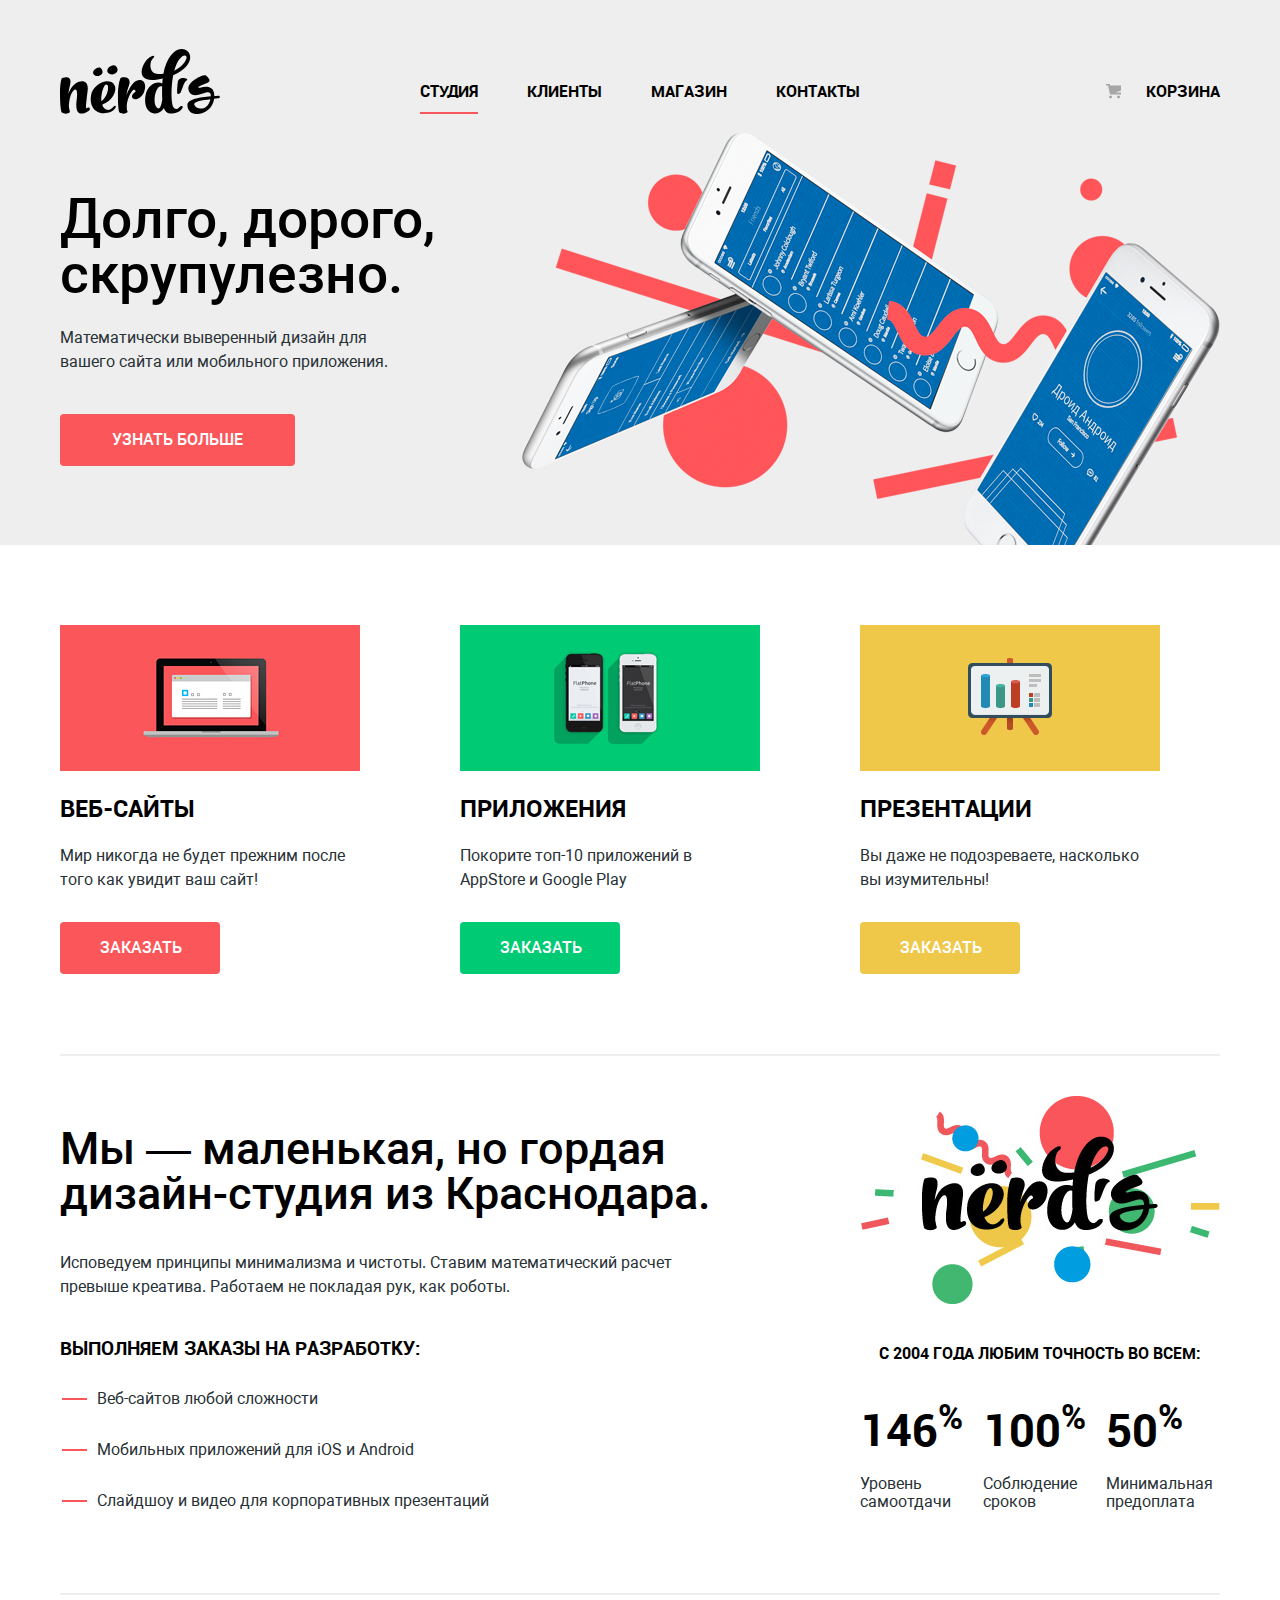
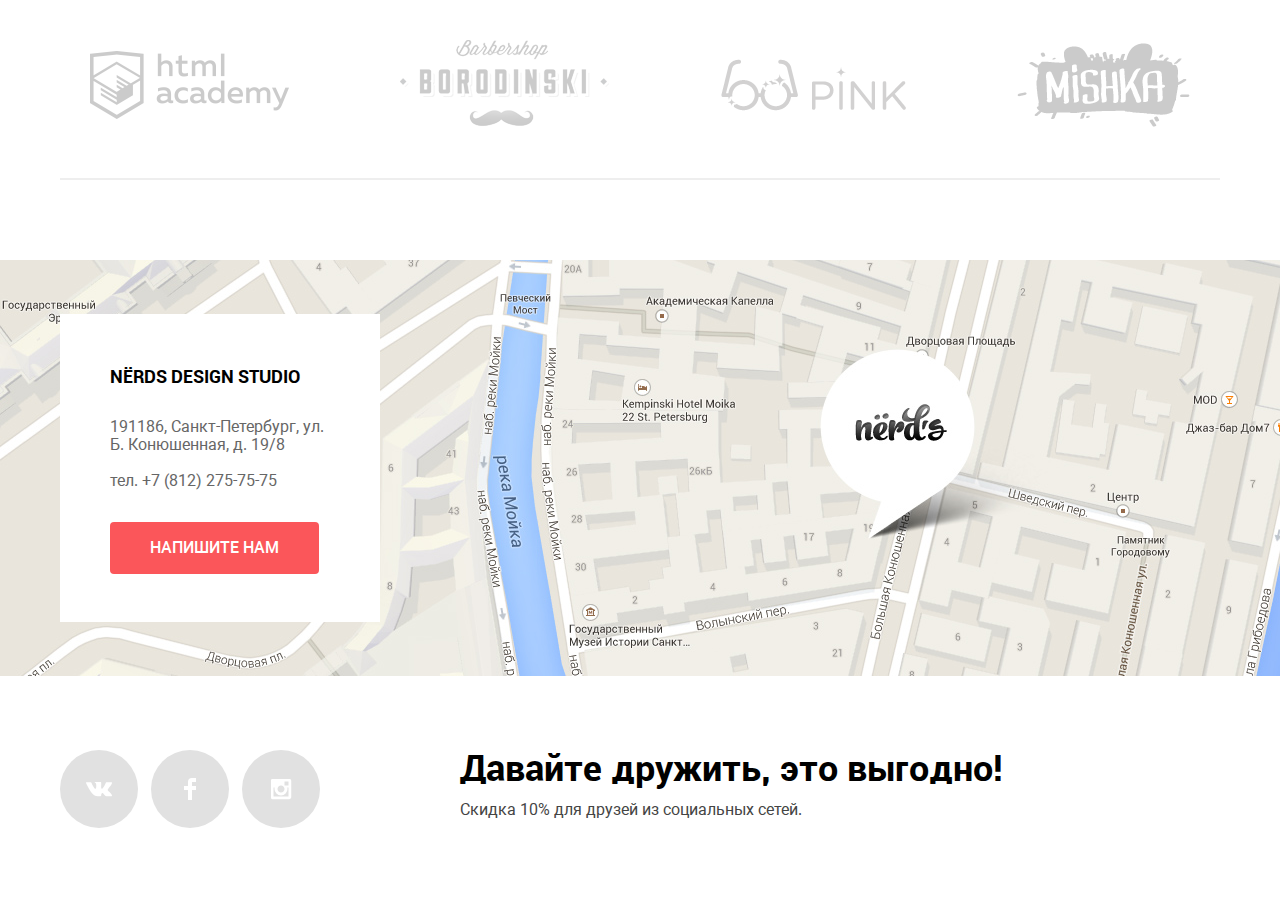
<file: index.html>
<!DOCTYPE html>
<html lang="ru">
<head>
	<meta charset="UTF-8">
	<meta http-equiv="X-UA-Compatible" content="IE=edge">
	<meta name="viewport" content="width=device-width, initial-scale=1.0">
	<title>Nerds</title>
	<link type="image/x-icon" rel="shortcut icon" href="images/icons/favicon.ico">
	<link rel="stylesheet" href="css/normalize.css">
	<link rel="stylesheet" href="css/style.css">
</head>
<body>
	
	<header class="header">
		<div class="container">
			<nav class="header__nav">
				<a class="logo">
					<img class="logo__img" src="images/logo.svg" width="160" height="65" alt="логотип">
				</a>
				<ul class="site-nav">
					<li class="site-nav__item site-nav__item-current">
						<a class="site-nav__link">
							Студия
						</a>
					</li>
					<li class="site-nav__item">
						<a class="site-nav__link" href="#">
							Клиенты
						</a>
					</li>
					<li class="site-nav__item">
						<a class="site-nav__link" href="catalog.html">
							Магазин
						</a>
					</li>
					<li class="site-nav__item">
						<a class="site-nav__link" href="#">
							Контакты
						</a>
					</li>
				</ul>
				<ul class="user-nav">
					<li class="user-nav__item user-nav__basket">
						<a class="user-nav__link" href="#">
							Корзина
						</a>
					</li>
				</ul>
			</nav>
		</div>
	</header>

	<main>
		<h1 class="visually-hidden">Дизайн-студия</h1>
		<section class="slider">
			<h2 class="visually-hidden">Рекламные слайды</h2>
			<div class="container">
				<ul class="slider__list">
					<li class="slider__item">
						<div class="slider__item-info">
							<b class="slider__item-slogan">
								Долго, дорого, 
								<br>скрупулезно.
							</b>
							<p class="slider__item-text">
								Математически выверенный дизайн 
								для вашего сайта или мобильного приложения.
							</p>
							<a class="slider__item-btn btn" href="#">Узнать больше</a>
						</div>
						<img class="slider__item-img" src="images/slider-img-1.png" width="698" height="413" alt="смартфоны">
					</li>
					<!-- <li class="slider__item">
						<div class="slider__item-info">
							<b class="slider__item-slogan">
								Любим математику
								как никто другой
							</b>
							<p class="slider__item-text">
								Никакого креатива, только математические формулы 
								для расчета идеальных пропорций.
							</p>
							<a class="slider__item-btn btn" href="#">Узнать больше</a>
						</div>
						<img class="slider__item-img" src="images/slider-img-2.png" width="663" height="430" alt="смартфоны">
					</li>
					<li class="slider__item">
						<div class="slider__item-info">
							<b class="slider__item-slogan">
								Только ночь,
								только хардкор
							</b>
							<p class="slider__item-text">
								Работать днем, как все? Мы против этого.
								Ближе к полуночи работа только начинается.
							</p>
							<a class="slider__item-btn btn" href="#">Узнать больше</a>
						</div>
						<img class="slider__item-img" src="images/slider-img-3.png" width="759" height="411" alt="смартфоны">
					</li> -->
				</ul>
			</div>
		</section>

		<section class="services">
			<h2 class="visually-hidden">Услуги</h2>
			<div class="container">
				<div class="services__inner">
					<ul class="services__list">
						<li class="services__item">
							<h3 class="services__item-title">
								Веб-сайты
							</h3>
							<p class="services__item-text">
								Мир никогда не будет прежним 
								после того как увидит ваш сайт!
							</p>
							<a class="services__item-img-box" href="#">
								<img class="services__item-img" src="images/services-img-1.png" width="300" height="146" alt="веб-сайт">
							</a>
							<a class="services__item-btn services__item-btn--sites btn" href="#">Заказать</a>
						</li>
						<li class="services__item">
							<h3 class="services__item-title">
								Приложения
							</h3>
							<p class="services__item-text">
								Покорите топ-10 приложений в 
								AppStore и Google Play
							</p>
							<a class="services__item-img-box" href="#">
								<img class="services__item-img" src="images/services-img-2.png" width="300" height="146" alt="приложения">
							</a>
							<a class="services__item-btn services__item-btn--apps btn" href="#">Заказать</a>
						</li>
						<li class="services__item">
							<h3 class="services__item-title">
								Презентации
							</h3>
							<p class="services__item-text">
								Вы даже не подозреваете, 
								насколько вы изумительны!
							</p>
							<a class="services__item-img-box" href="#">
								<img class="services__item-img" src="images/services-img-3.png" width="300" height="146" alt="презентация">
							</a>
							<a class="services__item-btn services__item-btn--presentation btn" href="#">Заказать</a>
						</li>
					</ul>
				</div>
			</div>
		</section>

		<div class="container">
			<div class="about-advantages-container">
				<section class="about">
					<h2 class="visually-hidden">О нас</h2>
					<b class="about__slogan">
						Мы — маленькая, но гордая
						дизайн-студия из Краснодара. 
					</b>
					<p class="about__text">
						Исповедуем принципы минимализма и чистоты. Ставим математический расчет
						превыше креатива. Работаем не покладая рук, как роботы.
					</p>
					<h3 class="about__title">Выполняем заказы на разработку:</h3>
					<ul class="about__list">
						<li class="about__item">
							Веб-сайтов любой сложности
						</li>
						<li class="about__item">
							Мобильных приложений для iOS и Android
						</li>
						<li class="about__item">
							Слайдшоу и видео для корпоративных презентаций
						</li>
					</ul>
				</section>
				<section class="advantages">
					<h2 class="visually-hidden">Преимущества</h2>
					<img class="advantages__logo-img" src="images/logo-2.png" width="360" height="208" alt="логотип преимуществ">
					<h3 class="advantages__title">с 2004 года Любим точность во всем:</h3>
					<ul class="advantages__list">
						<li class="advantages__item">
							<b class="advantages__item-percent">
								146<sup>%</sup>
							</b>
							<p class="advantages__item-descr">
								Уровень
								самоотдачи
							</p>
						</li>
						<li class="advantages__item">
							<b class="advantages__item-percent">
								100<sup>%</sup>
							</b>
							<p class="advantages__item-descr">
								Соблюдение 
								сроков
							</p>
						</li>
						<li class="advantages__item">
							<b class="advantages__item-percent">
								50<sup>%</sup>
							</b>
							<p class="advantages__item-descr">
								Минимальная
								предоплата
							</p>
						</li>
					</ul>
				</section>
			</div>
		</div>

		<div class="container">
			<section class="partners">
				<h2 class="visually-hidden">Наши партнеры</h2>
				<ul class="partners__list">
					<li class="partners__item">
						<img class="partners__img" src="images/partners-logo-1.png" width="199" height="68" alt="логотип партнёра 'html academy'">
					</li>
					<li class="partners__item">
						<img class="partners__img" src="images/partners-logo-2.png" width="209" height="90" alt="логотип партнёра 'borodinski'">
					</li>
					<li class="partners__item">
						<img class="partners__img" src="images/partners-logo-3.png" width="185" height="52" alt="логотип партнёра 'pink'">
					</li>
					<li class="partners__item">
						<img class="partners__img" src="images/partners-logo-4.png" width="173" height="84" alt="логотип партнёра 'mishka'">
					</li>
				</ul>
			</section>
		</div>
	</main>

	<footer class="footer">
		<div class="footer__map">
			<img class="map" src="images/mapWithMarker.jpg" width="1440" height="416" alt="Карта: Санкт-Петербург, улица Б. Конюшенная, дом 19/8">
			<div class="footer__info-box">
				<div class="footer__info">
					<h3 class="footer__info-title">
						NЁRDS DESIGN STUDIO
					</h3>
					<p class="footer__info-address">
						191186, Санкт-Петербург, 
						ул. Б. Конюшенная, д. 19/8
					</p>
					<p class="footer__info-tel">
						тел. <a href="tel:78122757575">+7 (812) 275-75-75</a>
					</p>
					<a class="footer__info-btn btn" href="#">Напишите нам</a>
				</div>
			</div>
		</div>
		<div class="container">
			<div class="footer__copy">
				<ul class="footer__social-networks">
					<li class="footer__social-networks-item">
						<a class="footer__social-networks-link vk" href="#">
							<span class="visually-hidden">Вконтакте</span>
						</a>
					</li>
					<li class="footer__social-networks-item">
						<a class="footer__social-networks-link fb" href="#">
							<span class="visually-hidden">Фейсбук</span>
						</a>
					</li>
					<li class="footer__social-networks-item">
						<a class="footer__social-networks-link inst" href="#">
							<span class="visually-hidden">Инстаграм</span>
						</a>
					</li>					
				</ul>
				<p class="footer__text">
					<b class="footer__slogan">
						Давайте дружить, это выгодно!
					</b>
					<span class="footer__descr">
						Скидка 10% для друзей из социальных сетей.
					</span>
				</p>
			</div>
		</div>
	</footer>

	<section class="modal">
		<div class="modal__inner">
			<h2 class="modal__title">
				Напишите нам
			</h2>
			<form class="modal__form" action="#">
				<p class="modal__form-item">
					<label class="modal__label" for="name">Ваше имя:</label>
					<input class="modal__input" id="name" type="text" name="name_surname" placeholder="Имя Фамилия">
				</p>
				<p class="modal__form-item">
					<label class="modal__label" for="e-mail">Ваш e-mail:</label>
					<input class="modal__input" id="e-mail" type="email" name="e-mail" placeholder="email@example.com">
				</p>
				<p class="modal__form-item-textarea">
					<label class="modal__label" for="textarea">Текст письма:</label>
					<textarea class="modal__textarea" id="textarea" name="text" cols="30" rows="5" placeholder="В свободной форме"></textarea>
				</p>
				<button class="modal__form-submit-btn btn" type="submit">Отправить</button>
			</form>
			<button class="modal__close-btn" type="button">
				<span class="visually-hidden">Закрыть</span>
			</button>
		</div>
	</section>

	<div class="modal-overlay"></div>

	<script src="js/main.js"></script>
</body>
</html>
</file>
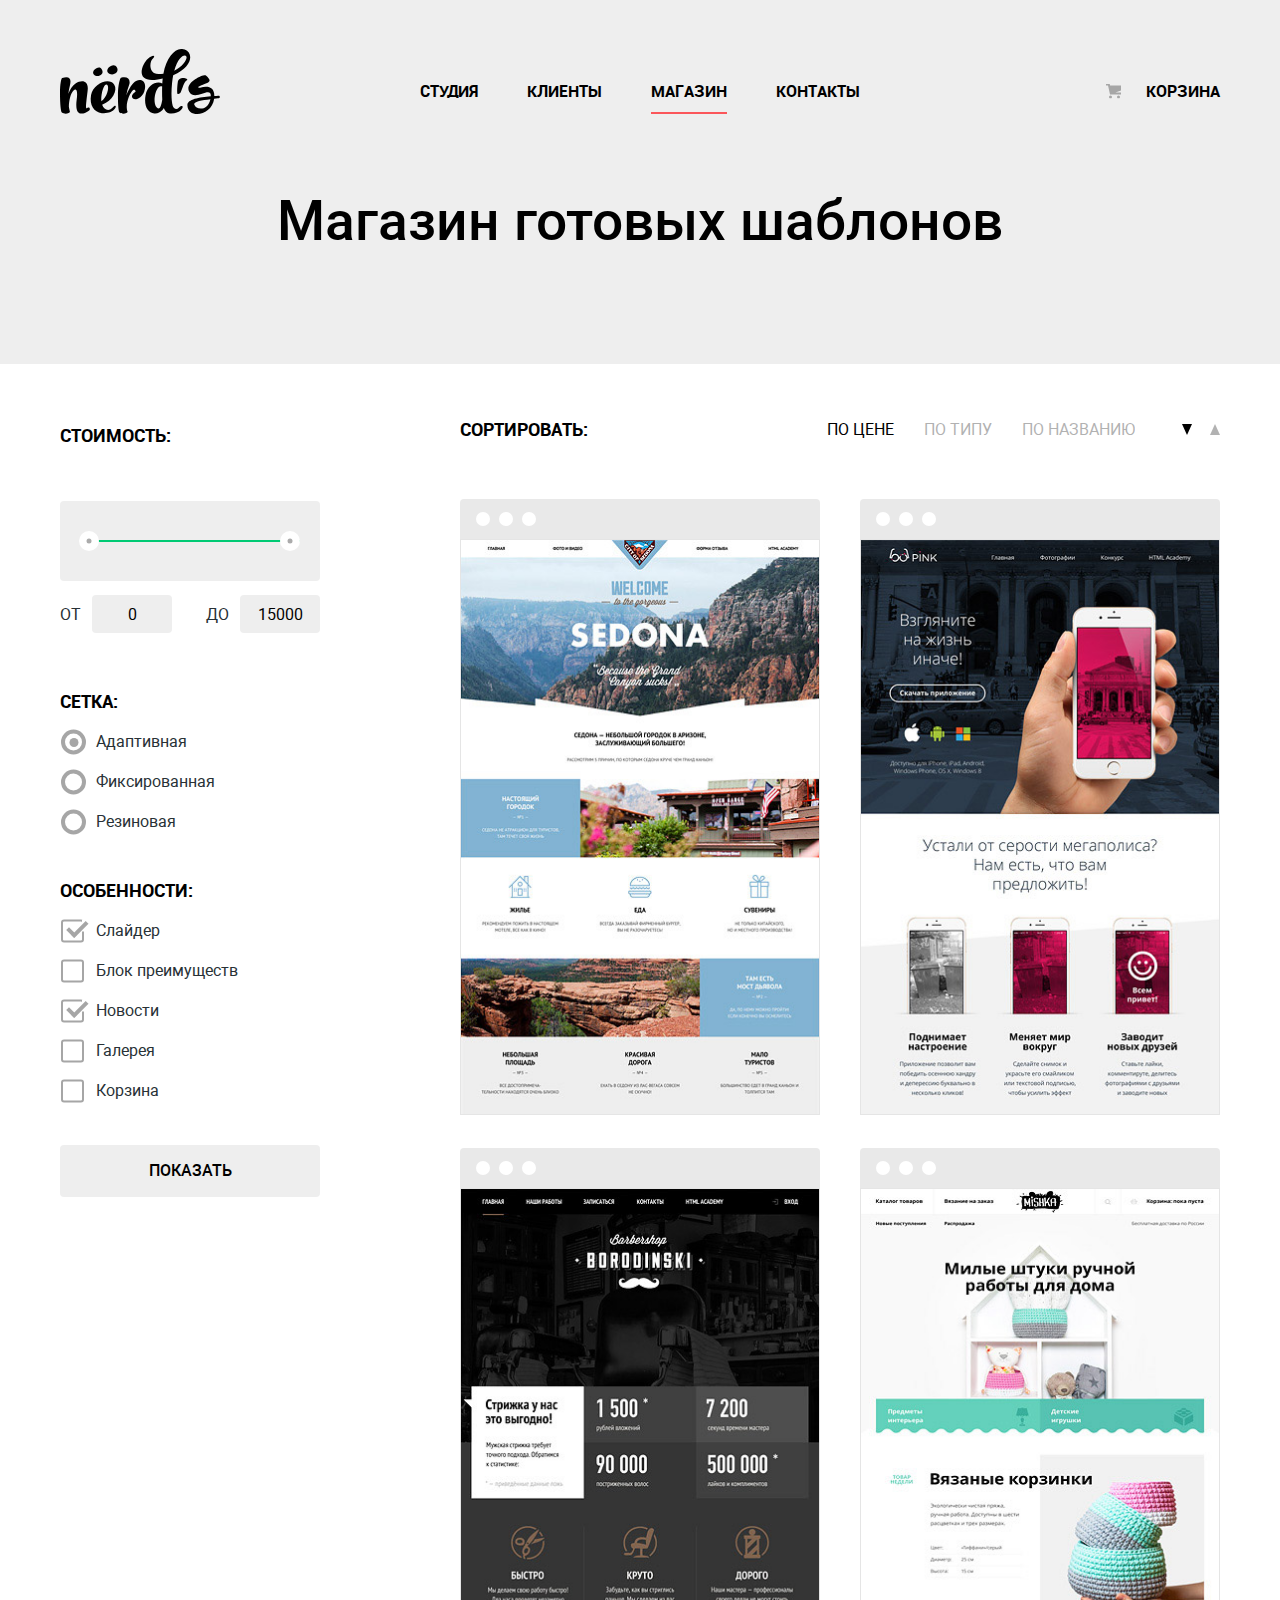
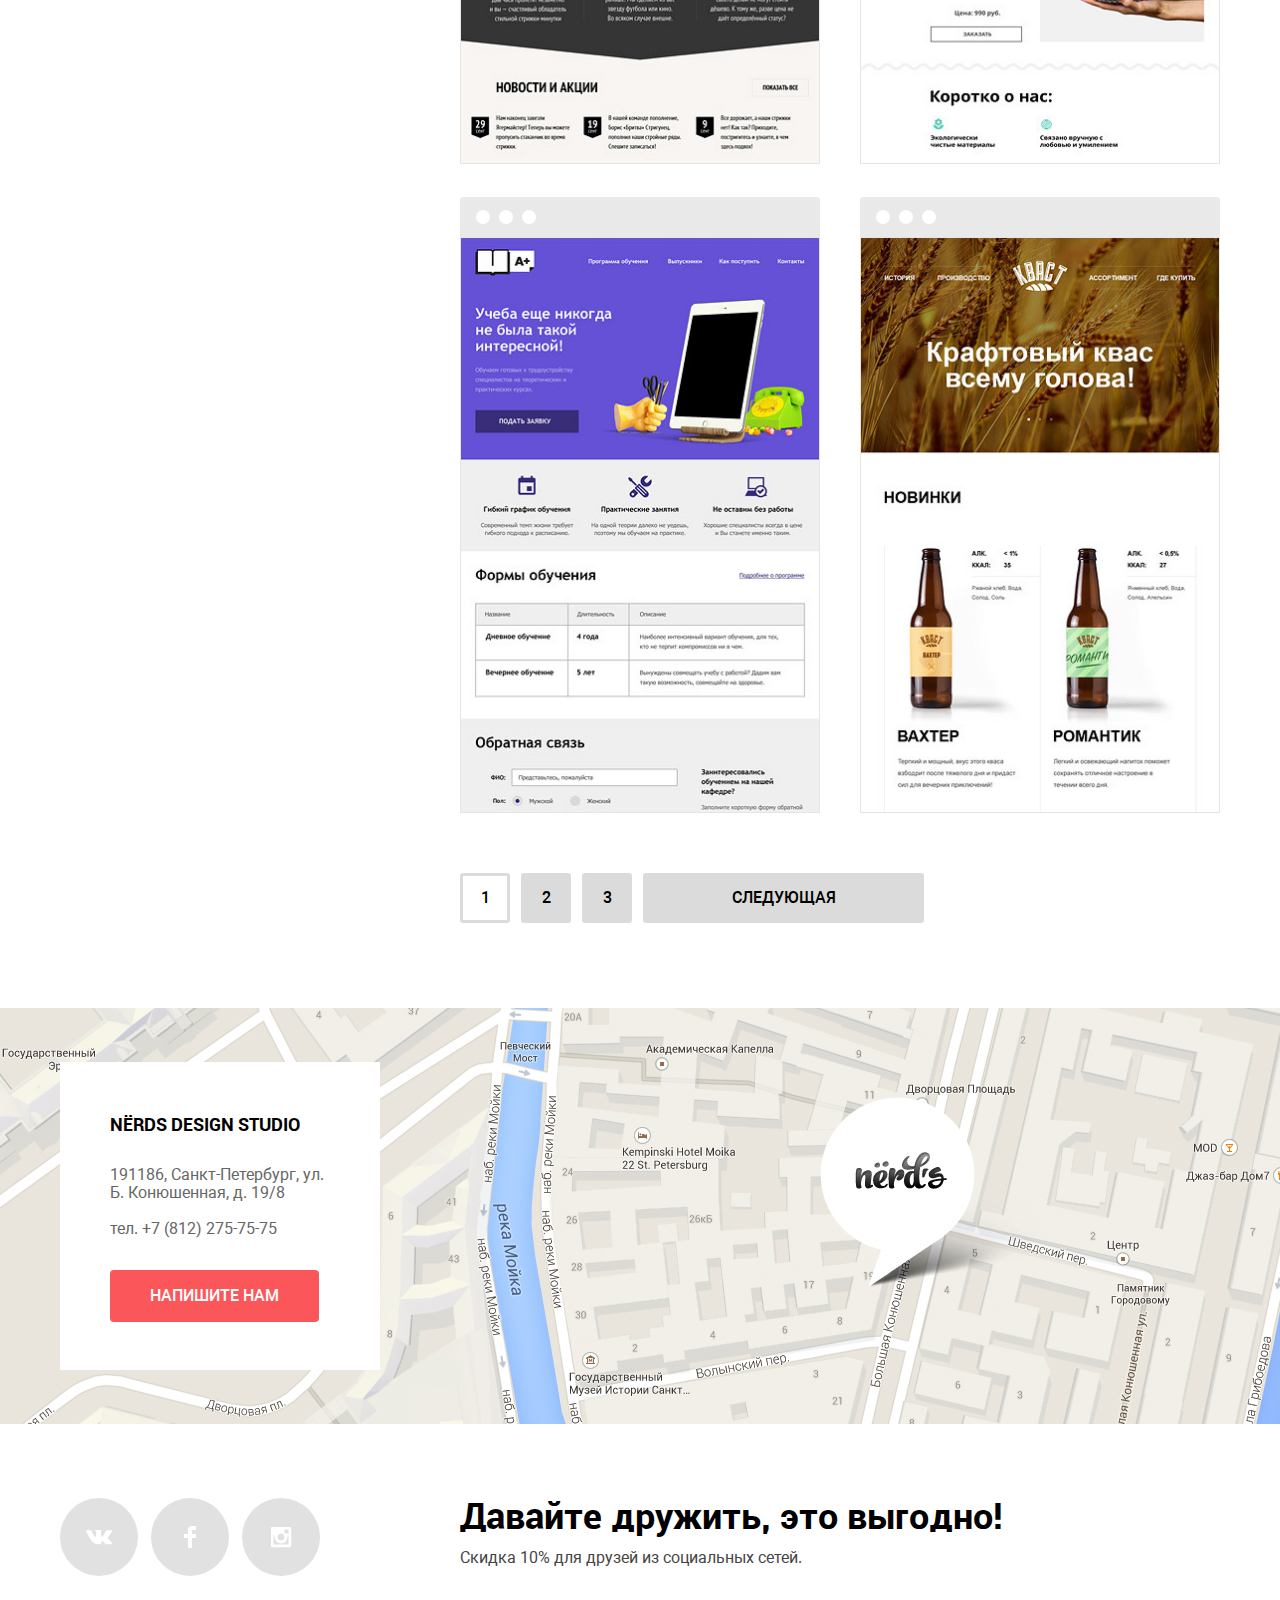
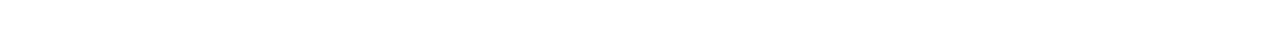
<file: catalog.html>
<!DOCTYPE html>
<html lang="ru">
<head>
	<meta charset="UTF-8">
	<meta http-equiv="X-UA-Compatible" content="IE=edge">
	<meta name="viewport" content="width=device-width, initial-scale=1.0">
	<title>Nerds</title>
	<link type="image/x-icon" rel="shortcut icon" href="images/icons/favicon.ico">
	<link rel="stylesheet" href="css/normalize.css">
	<link rel="stylesheet" href="css/range-slider.css">
	<link rel="stylesheet" href="css/style.css">
</head>
<body>
	
	<header class="header catalog-header">
		<div class="container">
			<nav class="header__nav">
				<a class="logo" href="index.html">
					<img class="logo__img" src="images/logo.svg" width="160" height="65" alt="логотип">
				</a>
				<ul class="site-nav">
					<li class="site-nav__item">
						<a class="site-nav__link" href="index.html">
							Студия
						</a>
					</li>
					<li class="site-nav__item">
						<a class="site-nav__link" href="#">
							Клиенты
						</a>
					</li>
					<li class="site-nav__item site-nav__item-current">
						<a class="site-nav__link">
							Магазин
						</a>
					</li>
					<li class="site-nav__item">
						<a class="site-nav__link" href="#">
							Контакты
						</a>
					</li>
				</ul>
				<ul class="user-nav">
					<li class="user-nav__item user-nav__basket">
						<a class="user-nav__link" href="#">
							Корзина
						</a>
					</li>
				</ul>
			</nav>
		</div>
	</header>

	<main>
		<h1 class="catalog-title">Магазин готовых шаблонов</h1>

		<div class="filter-catalog-container">
			<aside class="filter">
				<form class="filter__form" action="#">
					<fieldset class="filter__group filter__range-group">
						<legend class="filter__title filter__range-title">Стоимость:</legend>
						
						<div class="range-slider-wrapper">
							<div class="range-slider" id="range_slider"></div>
						</div>
						<p class="filter__range-wrapper">
							<label class="filter__range-label">
								<span>От</span>
								<input class="filter__range-input" id="min_inp" type="number" name="min-interval" min="0" max="15000" value="0">
							</label>
							<label class="filter__range-label">
								<span>До</span>
								<input class="filter__range-input" id="max_inp" type="number" name="max-interval" min="0" max="15000" value="15000">
							</label>
						</p>

					</fieldset>
					<fieldset class="filter__group">
						<legend class="filter__title">Сетка:</legend>
						<label class="filter__radio-label">
							<input class="visually-hidden filter__radio-input" type="radio" name="grid" value="adaptive" checked>
							<span class="radio-indicator"></span>
							Адаптивная
						</label>
						<label class="filter__radio-label">
							<input class="visually-hidden filter__radio-input" type="radio" name="grid" value="fixed">
							<span class="radio-indicator"></span>
							Фиксированная
						</label>
						<label class="filter__radio-label">
							<input class="visually-hidden filter__radio-input" type="radio" name="grid" value="rubber">
							<span class="radio-indicator"></span>
							Резиновая
						</label>
					</fieldset>
					<fieldset class="filter__group">
						<legend class="filter__title">Особенности:</legend>
						<label class="filter__radio-label">
							<input class="visually-hidden filter__checkbox-input" type="checkbox" name="slider" checked>
							<span class="ckeckbox-indicator"><span></span></span>
							Слайдер
						</label>
						<label class="filter__radio-label">
							<input class="visually-hidden filter__checkbox-input" type="checkbox" name="advantages">
							<span class="ckeckbox-indicator"><span></span></span>
							Блок преимуществ
						</label>
						<label class="filter__radio-label">
							<input class="visually-hidden filter__checkbox-input" type="checkbox" name="news" checked>
							<span class="ckeckbox-indicator"><span></span></span>
							Новости
						</label>
						<label class="filter__radio-label">
							<input class="visually-hidden filter__checkbox-input" type="checkbox" name="gallery">
							<span class="ckeckbox-indicator"><span></span></span>
							Галерея
						</label>
						<label class="filter__radio-label">
							<input class="visually-hidden filter__checkbox-input" type="checkbox" name="basket">
							<span class="ckeckbox-indicator"><span></span></span>
							Корзина
						</label>
					</fieldset>
					<button class="filter__btn btn" type="submit">Показать</button>
				</form>
			</aside>
	
			<section class="catalog">
				<h2 class="visually-hidden">Каталог товаров</h2>
	
				<div class="catalog__sorting">
					<p class="catalog__sorting-title">
						Сортировать:
					</p>

					<form class="catalog__form" action="#">
						<fieldset class="catalog__form-group">
							<label class="catalog__form-label">
								<input class="visually-hidden catalog__form-input" type="radio" name="sorting" value="by_price" checked>
								<span class="catalog__radio-text">По цене</span>
							</label>
							<label class="catalog__form-label">
								<input class="visually-hidden catalog__form-input" type="radio" name="sorting" value="by_type">
								<span class="catalog__radio-text">По типу</span>
							</label>
							<label class="catalog__form-label">
								<input class="visually-hidden catalog__form-input" type="radio" name="sorting" value="by_name">
								<span class="catalog__radio-text">По названию</span>
							</label>
						</fieldset>

						<fieldset class="catalog__form-date-sorting">
							<label class="catalog__form-date-label">
								<input class="visually-hidden catalog__form-date-input" type="radio" name="date" value="new_first" checked>
								<span class="radio-date-indicator"></span>
							</label>
							<label class="catalog__form-date-label">
								<input class="visually-hidden catalog__form-date-input" type="radio" name="date" value="old_first">
								<span class="radio-date-indicator"></span>
							</label>
						</fieldset>
					</form>
				</div>
	
				<div class="catalog__inner">
					<ul class="catalog__list">
						<li class="catalog__card">
							<div class="catalog__card-wrapper">
								<div class="catalog__card-info-box">
									<h3 class="catalog__card-title">
										<a href="#">Sedona</a>
									</h3>
									<p class="catalog__card-descr">
										Информационный сайт 
										<br>для туристов
									</p>
									<a class="catalog__card-btn btn" href="#">
										9 900 руб.
									</a>
								</div>
								<a class="catalog__card-img-box" href="#">
									<img class="catalog__card-img" src="images/img-sedona.jpg" width="360" height="576" alt="шаблон 'sedona'">
								</a>
								<div class="catalog__card-head">
									<span></span>
								</div>
							</div>
						</li>
						<li class="catalog__card">
							<div class="catalog__card-wrapper">
								<div class="catalog__card-info-box">
									<h3 class="catalog__card-title">
										<a href="#">Pink</a>
									</h3>
									<p class="catalog__card-descr">
										Сайт приложения
									</p>
									<a class="catalog__card-btn btn" href="#">
										10 900 руб.
									</a>
								</div>
								<a class="catalog__card-img-box" href="#">
									<img class="catalog__card-img" src="images/img-pink.jpg" width="360" height="576" alt="шаблон 'pink'">
								</a>
								<div class="catalog__card-head">
									<span></span>
								</div>
							</div>
						</li>
						<li class="catalog__card">
							<div class="catalog__card-wrapper">
								<div class="catalog__card-info-box">
									<h3 class="catalog__card-title">
										<a href="#">Borodinski</a>
									</h3>
									<p class="catalog__card-descr">
										Сайт парикмахерской
									</p>
									<a class="catalog__card-btn btn" href="#">
										8 000 руб.
									</a>
								</div>
								<a class="catalog__card-img-box" href="#">
									<img class="catalog__card-img" src="images/img-barbershop.jpg" width="360" height="576" alt="шаблон 'borodinski'">
								</a>
								<div class="catalog__card-head">
									<span></span>
								</div>
							</div>
						</li>
						<li class="catalog__card">
							<div class="catalog__card-wrapper">
								<div class="catalog__card-info-box">
									<h3 class="catalog__card-title">
										<a href="#">Mishka</a>
									</h3>
									<p class="catalog__card-descr">
										Сайт игрушек и 
										<br>вязаных приколюшек
									</p>
									<a class="catalog__card-btn btn" href="#">
										9 800 руб.
									</a>
								</div>
								<a class="catalog__card-img-box" href="#">
									<img class="catalog__card-img" src="images/img-mishka.jpg" width="360" height="576" alt="шаблон 'mishka'">
								</a>
								<div class="catalog__card-head">
									<span></span>
								</div>
							</div>
						</li>
						<li class="catalog__card">
							<div class="catalog__card-wrapper">
								<div class="catalog__card-info-box">
									<h3 class="catalog__card-title">
										<a href="#">A+</a>
									</h3>
									<p class="catalog__card-descr">
										Сайт образовательной тематики
									</p>
									<a class="catalog__card-btn btn" href="#">
										10 000 руб.
									</a>
								</div>
								<a class="catalog__card-img-box" href="#">
									<img class="catalog__card-img" src="images/img-aplus.jpg" width="360" height="576" alt="шаблон 'a+'">
								</a>
								<div class="catalog__card-head">
									<span></span>
								</div>
							</div>
						</li>
						<li class="catalog__card">
							<div class="catalog__card-wrapper">
								<div class="catalog__card-info-box">
									<h3 class="catalog__card-title">
										<a href="#">Kvast</a>
									</h3>
									<p class="catalog__card-descr">
										Сайт по продаже кваса
									</p>
									<a class="catalog__card-btn btn" href="#">
										8 900 руб.
									</a>
								</div>
								<a class="catalog__card-img-box" href="#">
									<img class="catalog__card-img" src="images/img-kvast.jpg" width="360" height="576" alt="шаблон 'kvast'">
								</a>
								<div class="catalog__card-head">
									<span></span>
								</div>
							</div>
						</li>
					</ul>
				</div>
	
				<ul class="pagination">
					<li class="pagination__item pagination__item--current">
						<a class="pagination__link">1</a>
					</li>
					<li class="pagination__item">
						<a class="pagination__link" href="#">2</a>
					</li>
					<li class="pagination__item">
						<a class="pagination__link" href="#">3</a>
					</li>
					<li class="pagination__item">
						<a class="pagination__link" href="#">Следующая</a>
					</li>
				</ul>
			</section>
		</div>	
	</main>

	<footer class="footer">
		<div class="footer__map">
			<img class="map" src="images/mapWithMarker.jpg" width="1440" height="416" alt="Карта: Санкт-Петербург, улица Б. Конюшенная, дом 19/8">
			<div class="footer__info-box">
				<div class="footer__info">
					<h3 class="footer__info-title">
						NЁRDS DESIGN STUDIO
					</h3>
					<p class="footer__info-address">
						191186, Санкт-Петербург, 
						ул. Б. Конюшенная, д. 19/8
					</p>
					<p class="footer__info-tel">
						тел. <a href="tel:78122757575">+7 (812) 275-75-75</a>
					</p>
					<a class="footer__info-btn btn" href="#">Напишите нам</a>
				</div>
			</div>
		</div>
		<div class="container">
			<div class="footer__copy">
				<ul class="footer__social-networks">
					<li class="footer__social-networks-item">
						<a class="footer__social-networks-link vk" href="#">
							<span class="visually-hidden">Вконтакте</span>
						</a>
					</li>
					<li class="footer__social-networks-item">
						<a class="footer__social-networks-link fb" href="#">
							<span class="visually-hidden">Фейсбук</span>
						</a>
					</li>
					<li class="footer__social-networks-item">
						<a class="footer__social-networks-link inst" href="#">
							<span class="visually-hidden">Инстаграм</span>
						</a>
					</li>					
				</ul>
				<p class="footer__text">
					<b class="footer__slogan">
						Давайте дружить, это выгодно!
					</b>
					<span class="footer__descr">
						Скидка 10% для друзей из социальных сетей.
					</span>
				</p>
			</div>
		</div>
	</footer>

	<section class="modal">
		<div class="modal__inner">
			<h2 class="modal__title">
				Напишите нам
			</h2>
			<form class="modal__form" action="#">
				<p class="modal__form-item">
					<label class="modal__label" for="name">Ваше имя:</label>
					<input class="modal__input" id="name" type="text" name="name_surname" placeholder="Имя Фамилия">
				</p>
				<p class="modal__form-item">
					<label class="modal__label" for="e-mail">Ваш e-mail:</label>
					<input class="modal__input" id="e-mail" type="email" name="e-mail" placeholder="email@example.com">
				</p>
				<p class="modal__form-item-textarea">
					<label class="modal__label" for="textarea">Текст письма:</label>
					<textarea class="modal__textarea" id="textarea" name="text" cols="30" rows="5" placeholder="В свободной форме"></textarea>
				</p>
				<button class="modal__form-submit-btn btn" type="submit">Отправить</button>
			</form>
			<button class="modal__close-btn" type="button">
				<span class="visually-hidden">Закрыть</span>
			</button>
		</div>
	</section>

	<div class="modal-overlay"></div>

	<script src="js/rangeSlider.js"></script>
	<script src="js/main.js"></script>
</body>
</html>
</file>
<file: css/style.css>
/* Шрифты ==================================== */
@font-face {
	font-family: 'Roboto';
	src: local('Roboto'),
			url(../fonts/roboto.woff2) format('woff2'),
			url(../fonts/roboto.woff) format('woff');
	font-weight: 400;
	font-style: normal;
	font-display: swap;
}
@font-face {
	font-family: 'Roboto';
	src: local('Roboto'),
			url(../fonts/robotomedium.woff2) format('woff2'),
			url(../fonts/robotomedium.woff) format('woff');
	font-weight: 500;
	font-style: normal;
	font-display: swap;
}
@font-face {
	font-family: 'Roboto';
	src: local('Roboto'),
			url(../fonts/robotobold.woff2) format('woff2'),
			url(../fonts/robotobold.woff) format('woff');
	font-weight: 700;
	font-style: normal;
	font-display: swap;
}



/* Глобальные стили ========================== */
html {
	box-sizing: border-box;
	overflow-x: hidden;
}
*,
*::before,
*::after {
	box-sizing: inherit;
}
body {
	font-family: 'Roboto', sans-serif;
	font-size: 16px;
	line-height: 18px;
	font-weight: 400;
	color: #283136;
}

.container {
	max-width: 1200px;
	margin: 0 auto;
	padding: 0 20px;
}
.btn {
	display: inline-block;
	padding: 17px 40px;
	border-radius: 4px;

	font-weight: 500;
	line-height: 18px;
	color: #fff;
	text-transform: uppercase;
	text-decoration: none;

	background-color: #fb565a;
	border: none;

	cursor: pointer;
}
.btn:active {
	box-shadow: inset 0px 3px 0px 0px rgba(0, 1, 1, 0.1);
}
.visually-hidden:not(:focus):not(:active),
input[type="checkbox"].visually-hidden,
input[type="radio"].visually-hidden {
	position: absolute;
 
	width: 1px;
	height: 1px;
	margin: -1px;
	border: 0;
	padding: 0;
 
	white-space: nowrap;
 
	clip-path: inset(100%);
	clip: rect(0 0 0 0);
	overflow: hidden;
 }



/* Главная страница ========================== */
/* header -------------------------- */
.header {
	padding: 49px 0 18px;

	background-color: #eee;
}
.header__nav {
	display: flex;
	flex-wrap: wrap;
	align-items: flex-start;
}
.logo {
	margin-right: 200px;
}
.logo:hover {
	opacity: 0.8;
}
.logo:active {
	opacity: 0.3;
}
.logo:not([href]):hover,
.logo:not([href]):active {
	opacity: 1;
}
.logo__img {
	display: block;

	width: 160px;
	height: 65px;
}
.site-nav {
	display: flex;
	flex-wrap: wrap;
	justify-content: space-between;
	width: 440px;

	margin: 19px 0 0;
	padding: 0;

	text-transform: uppercase;
	list-style: none;
}
.site-nav__item {
	font-weight: 700;
	line-height: 30px;
}
.site-nav__link {
	display: block;
	padding: 8px 0;
	
	position: relative;

	color: #000;
	text-decoration: none;
}
.site-nav__link:hover {
	color: #fb565a;
}
.site-nav__link:active {
	color: #000;
	opacity: 0.3;
}
.site-nav__link:not([href]):hover {
	opacity: 1;

	color: #000;

	cursor: default;
}
.site-nav__item-current .site-nav__link:after {
	content: '';

	height: 2px;

	position: absolute;
	right: 0;
	left: 0;
	bottom: 0;

	background-color: #fb565a;
}
.user-nav {
	display: flex;
	flex-wrap: wrap;
	justify-content: flex-end;
	width: 200px;

	padding: 0;
	margin: 19px 0 0 auto;

	list-style: none;
}
.user-nav__item {
	margin: 0 0 0 15px;

	position: relative;

	font-weight: 700;
	line-height: 30px;
	text-transform: uppercase;
}
.user-nav__item-current .user-nav__link::after {
	content: '';

	height: 2px;

	position: absolute;
	right: 0;
	left: 0;
	bottom: 0;

	background-color: #fb565a;
}
.user-nav__link {
	display: block;
	padding: 8px 0 8px 40px;

	color: #000;
	text-decoration: none;
}
.user-nav__link:hover {
	color: #fb565a;
}
.user-nav__link:active {
	opacity: 0.3;
}
.user-nav__basket:before {
	content: '';

	width: 15px;
	height: 15px;

	position: absolute;
	top: 50%;
	left: 0;
	transform: translateY(-50%);

	background-image: url(../images/icons/cart-icon.svg);
	background-repeat: no-repeat;
	background-position: center center;
}

/* slider -------------------------- */
.slider {
	margin: 0 0 80px;

	background-color: #eee;
}
.slider__item {
	display: flex;
	justify-content: space-between;
}
.slider__item-info {
	max-width: 380px;
}
.slider__list {
	margin: 0;
	padding: 0;

	list-style: none;
}
.slider__item-slogan {
	display: block;
	padding: 60px 0 24px;

	font-size: 55px;
	font-weight: 500;
	line-height: 55px;
	color: #000;
}
.slider__item-text {
	padding: 0 15px 0 0;
	margin: 0 0 40px;

	line-height: 24px;
}
.slider__item-btn {
	padding: 17px 52px;
}
.slider__item-btn:hover {
	background-color: #e74246;
}
.slider__item-btn:active {
	color: #e37376;

	background-color: #d7373b;
}

/* services ------------------------ */
.services__inner {
	padding: 0 0 60px;
	margin: 0 0 40px;
	border-bottom: 2px solid #eee;
}
.services__list {
	display: flex;
	flex-wrap: wrap;
	justify-content: space-between;

	max-width: 1100px;

	margin: 0;
	padding: 0;

	list-style: none;
}
.services__item {
	display: flex;
	flex-direction: column;
	width: 300px;

	margin: 0 0 20px;
}
.services__item-img-box {
	width: 300px;
	height: 146px;

	order: 1;
}
.services__item-img {
	width: 300px;
	height: 146px;
}
.services__item-title {
	margin: 23px 0 20px;

	font-size: 24px;
	font-weight: 700;
	line-height: 30px;
	color: #000;
	text-transform: uppercase;

	order: 2;
}
.services__item-text {
	margin: 0 0 30px;

	line-height: 24px;

	order: 3;
}
.services__item-btn {
	width: 160px;

	text-align: center;

	order: 4;
}
.services__item-btn--sites:hover {
	background-color: #e74246;
}
.services__item-btn--sites:active {
	color: #e37376;

	background-color: #d7373b;
}
.services__item-btn--apps {
	background-color: #00ca74;
}
.services__item-btn--apps:hover {
	background-color: #00bc6c;
}
.services__item-btn--apps:active {
	color: #4dc491;

	background-color: #00aa62;
}
.services__item-btn--presentation {
	background-color: #efc84a;
}
.services__item-btn--presentation:hover {
	background-color: #eab534;
}
.services__item-btn--presentation:active {
	color: #edc265;

	background-color: #e5a722;
}

/* about, advantages --------------- */
.about-advantages-container {
	display: flex;
	flex-wrap: wrap;
	justify-content: space-between;

	padding: 0 0 80px;
	margin: 0 0 22.5px;
	border-bottom: 2px solid #eee;
}
.about {
	width: 660px;
}
.about__slogan {
	display: block;
	margin: 30px 0 35px;

	font-size: 45px;
	font-weight: 500;
	line-height: 45px;
	color: #000;
}
.about__text {
	margin: 0 0 37px;

	line-height: 24px;
}
.about__title {
	margin: 0 0 25px;

	font-weight: 700;
	line-height: 24px;
	color: #000;
	text-transform: uppercase;
}
.about__list {
	margin: 0;
	padding: 0;

	list-style: none;
}
.about__item {
	padding: 0 0 0 37px;
	margin: 27px 0;


	position: relative;

	line-height: 24px;
}
.about__item::before {
	content: '';

	width: 25px;
	height: 2px;

	position: absolute;
	top: 50%;
	left: 2px;
	transform: translateY(-50%);

	background-color: #fb565a;


}
.about__item:last-child {
	margin: 24px 0 0;
}

.advantages {
	width: 360px;
}
.advantages__logo-img {
	display: block;
	margin: 0 0 37px;

	width: 360px;
	height: 208px;
}
.advantages__title {
	margin: 0 0 43px;

	text-align: center;
	font-size: 16px;
	font-weight: 700;
	line-height: 24px;
	color: #000;
	text-transform: uppercase;
}
.advantages__list {
	display: flex;

	margin: 0;
	padding: 0;

	list-style: none;
}
.advantages__item {
	margin-right: 20px;
}
.advantages__item:last-child {
	margin: 0;
}
.advantages__item-percent {
	display: block;
	margin: 0 0 22px;

	font-size: 45px;
	line-height: 45px;
	color: #000;
}
.advantages__item-descr {
	margin: 0;
}

/* partners ------------------------ */
.partners {
	padding: 22.5px 30px 44px 30px;
	margin: 0 0 40px;
	border-bottom: 2px solid #eee;
}
.partners__list {
	display: flex;
	flex-wrap: wrap;
	align-items: center;
	justify-content: space-between;

	margin: 0;
	padding: 0;

	list-style: none;
}
.partners__item {
	opacity: 0.2;
}
.partners__item:hover {
	opacity: 1;
}
.partners__item:active {
	opacity: 0.1;
}

/* footer -------------------------- */
.footer {
	margin: 80px 0 55px;
}
.footer__map {
	max-width: 1440px;
	margin: 0 auto 70px;

	position: relative;
}
.footer__info-box {
	width: 100%;
	max-width: 1200px;
	margin: 0 auto;

	position: absolute;
	top: 0;
	left: 0;
	right: 0;
}
.footer__info {
	width: 320px;
	margin: 54px 0 0 20px;
	padding: 48px 50px;

	color: #666;

	background-color: #fff;
}
.footer__info-title {
	margin: 0 0 26px;

	font-size: 18px;
	font-weight: 700;
	line-height: 30px;
	color: #000;
}
.footer__info-address {
	margin: 0 0 18px;
}
.footer__info-tel {
	margin: 0 0 32px;
}
.footer__info-tel a {
	color: #666;
	text-decoration: none;
}
.footer__info-btn:hover {
	background-color: #e74246;
}
.footer__info-btn:active {
	color: #e37376;

	background-color: #d7373b;
}
.footer__copy {
	display: flex;
}
.footer__social-networks {
	display: flex;
	flex-wrap: wrap;
	justify-content: space-between;

	width: 260px;

	margin: 0 140px 0 0;
	padding: 0;

	list-style: none;
}
.footer__social-networks-item {
	margin: 0 0 15px;
}
.footer__social-networks-link {
	display: block;

	position: relative;

	width: 78px;
	height: 78px;

	background-color: #e1e1e1;

	border-radius: 50%;

}
.footer__social-networks-link::after {
	content: '';

	position: absolute;
	top: 50%;
	left: 50%;
	transform: translate(-50%, -50%);
}
.vk::after {
	width: 26px;
	height: 15px;

	background-image: url(../images/icons/vk-icon.svg);
}
.fb::after {
	width: 12px;
	height: 22px;

	background-image: url(../images/icons/fb-icon.svg);
}
.inst::after {
	width: 21px;
	height: 21px;

	background-image: url(../images/icons/insta-icon.svg);
}
.footer__social-networks-link:hover {
	background-color: #e74246;
}
.footer__social-networks-link:active {
	box-shadow: inset 0px 3px 0px 0px rgba(0, 1, 1, 0.1);
	background-color: #d7373b;
}
.footer__social-networks-link:active::after {
	opacity: 0.3;
}
.footer__text {
	width: 560px;
	margin: 0;
}
.footer__slogan {
	display: block;
	margin: 0 0 13px;

	font-size: 36px;
	font-weight: 700;
	line-height: 36px;
	color: #000;
}
.footer__descr {
	line-height: 22px;
	color: #444;
}

/* modal --------------------------- */
@keyframes fade {
	0% {
		opacity: 0;
	}
	50% {
		opacity: 0.5;
	}
	100% {
		opacity: 1;
	}
}
.modal {
	display: none;

	position: fixed;
	z-index: 3;
	top: 50%;
	left: 50%;
	transform: translate(-50%, -50%);

	width: 100%;
	max-width: 960px;
	padding: 70px 100px 85px;

	background-color: #fff;
}
.modal-show {
	display: block;

	animation-name: fade;
	animation-duration: 0.2s;
}
.modal__inner {
	position: relative;
}
.modal__title {
	margin: 0 0 45px;

	font-size: 45px;
	font-weight: 500;
	line-height: 45px;
	color: #000;
}
.modal__form {
	display: flex;
	flex-wrap: wrap;
	justify-content: space-between;
}
.modal__form-item {
	width: 360px;
	margin: 0 0 35px;
}
.modal__label {
	display: block;
	margin: 0 0 12px;

	font-weight: 700;
	line-height: 18px;
	color: #000;
}
.modal__input {
	width: 100%;
	padding: 14px;

	color: #000;
	border: 2px solid #d7dcde;
}
.modal__input::placeholder {
	line-height: 18px;
	color: #444;

	opacity: 0.5;
}
.modal__form-item-textarea {
	width: 100%;
	margin: 0 0 43px;
}
.modal__textarea {
	width: 100%;
	height: 120px;
	padding: 14px;

	color: #000;
	border: 2px solid #d7dcde;
	resize: none;
}
.modal__form-submit-btn {
	padding: 14px 80px;

	border: none;
	cursor: pointer;
}
.modal__form-submit-btn:hover {
	background-color: #e74246;
}
.modal__form-submit-btn:active {
	color: #e37376;

	background-color: #d7373b;
}
.modal__close-btn {
	padding: 0;

	position: absolute;
	top: 5px;
	right: -10.5px;

	width: 21px;
	height: 21px;

	background-color: transparent;
	border: none;
	cursor: pointer;
}
.modal__close-btn::before,
.modal__close-btn::after {
	content: '';

	position: absolute;
	top: 50%;
	left: 50%;
	transform: translate(-50%, -50%);
	width: 27px;
	height: 5px;

	background-color: #fecccd;
}
.modal__close-btn::before {
	transform: translate(-50%, -50%) rotate(45deg);
}
.modal__close-btn::after {
	transform: translate(-50%, -50%) rotate(-45deg);
}

.modal-overlay {
	position: fixed;
	z-index: 2;

	visibility: hidden;

	top: 0;
	left: 0;

	width: 100%;
	height: 100%;

	background-color: #000;
	opacity: 0;
	transition: opacity 0.4s;
}
.modal-overlay__active {
	visibility: visible;

	opacity: 0.7;
}



/* Страница каталога ========================= */
.catalog-header {
	padding: 49px 0 40px;
}
.catalog-title {
	padding: 40px 0 115px;
	margin: 0 0 57px;

	font-size: 55px;
	font-weight: 500;
	line-height: 55px;
	color: #000;
	text-align: center;
	
	background-color: #eee;
}

/* filter -------------------------- */
.filter-catalog-container {
	display: flex;
	justify-content: space-between;

	max-width: 1200px;
	padding: 0 20px;
	margin: 0 auto;
}
.filter {
	width: 260px;
}
.filter__group {
	margin: 0 0 44px;
	padding: 0;

	border: none;
}
.filter__range-group {
	margin: 0 0 54px;
}
.filter__title {
	margin: 0 0 15px;

	font-size: 18px;
	font-weight: 700;
	line-height: 30px;
	color: #000;
	text-transform: uppercase;
}
.filter__range-title {
	margin: 0 0 50px;
}
.range-slider-wrapper {
	position: relative;

	height: 80px;
	margin: 0 0 14px;
	border-radius: 4px;

	background-color: #eee;
}
.range-slider {
	position: absolute;
	top: 50%;
	left: 20px;
	transform: translateY(-50%);

	width: 220px;
}
.noUi-target {
	height: 2px;

	background: #d7dcde;
	border-radius: 0;
	border: none;
	box-shadow: none;
}
.noUi-connect {
	background: #00ca74;
}
.noUi-handle {
	position: relative;

	border: none;

	border-radius: 50%;
	background: #FFF;
	cursor: pointer;
	box-shadow: none;
}
.noUi-handle::after {
	top: 50%;
	left: 50%;
	transform: translate(-50%, -50%);

	width: 5px;
	height: 5px;

	background: #ababab;
	border-radius: 50%;
}
.noUi-handle::before {
	display: none;
}
.noUi-horizontal .noUi-handle {
	width: 20px;
	height: 20px;

	top: -9px;
	right: -21px;
}
.noUi-horizontal .noUi-handle-upper {
	right: -2px;
}

.filter__range-wrapper {
	display: flex;
	justify-content: space-between;

	margin: 0;
}

.filter__range-label span {
	display: inline-block;
	margin: 0 7px 0 0;

	line-height: 22px;
	text-transform: uppercase;
}
.filter__range-input {
	width: 80px;
	height: 38px;
	padding: 0 15px;
	border: none;

	line-height: 22px;
	text-align: center;

	border-radius: 4px;
	background-color: #eee;
}
input::-webkit-outer-spin-button,
input::-webkit-inner-spin-button {
  -webkit-appearance: none;
  margin: 0;
}
input[type=number] {
  -moz-appearance: textfield;
}
.filter__radio-label {
	display: block;

	padding: 0 0 0 36px;
	margin: 0 0 20px;

	position: relative;

	line-height: 20px;

	cursor: pointer;
}
.filter__radio-label:last-child {
	margin: 0;
}
.radio-indicator {
	position: absolute;

	width: 25px;
	height: 25px;

	top: 50%;
	left: 1px;
	transform: translateY(-50%);

	border-radius: 50%;
	border: 4px solid #a6a6a6;
}
.filter__radio-input:checked + .radio-indicator::before {
	content: '';

	width: 9px;
	height: 9px;

	position: absolute;
	top: 50%;
	left: 50%;
	transform: translate(-50%, -50%);

	background-color: #a6a6a6;
	border-radius: 50%;
}
.ckeckbox-indicator {
	position: absolute;
	top: 50%;
	left: 1px;
	transform: translateY(-50%);


	width: 23px;
	height: 23px;

	border-radius: 3px;
	border: 2px solid #a6a6a6;
	background-color: transparent;
}
.filter__checkbox-input:checked + .ckeckbox-indicator::after {
	content: '';

	position: absolute;
	top: -2px;
	right: -2px;

	width: 2px;
	height: 12px;

	background-color: #fff;
}
.filter__checkbox-input:checked + .ckeckbox-indicator span::before {
	content: '';

	width: 11px;
	height: 4px;

	position: absolute;
	top: 9px;
	left: 3px;
	transform: rotate(45deg);

	background-color: #a6a6a6;
}
.filter__checkbox-input:checked + .ckeckbox-indicator span::after {
	content: '';

	width: 20px;
	height: 4px;

	position: absolute;
	top: 6px;
	left: 7px;
	transform: rotate(-45deg);
	z-index: 2;

	background-color: #a6a6a6;
}
.filter__btn {
	max-width: 260px;

	padding: 17px 88.68px;

	color: #000;

	background-color: #eee;
}

/* catalog ------------------------- */
.catalog {
	width: 760px;
}
.catalog__sorting {
	display: flex;
	justify-content: space-between;

	margin: 0 0 60px;
}
.catalog__form-group {
	padding: 0;
	margin: 0;

	border: none;
}
.catalog__sorting-title {
	width: 160px;
	margin: 0;

	font-size: 18px;
	font-weight: 700;
	line-height: 18px;
	text-transform: uppercase;
	color: #000;
}
.catalog__form {
	display: flex;
}
.catalog__form-group {
	width: 340px;
	margin: 0 47px 0 0;

	text-align: right;
}
.catalog__form-label {
	margin: 0 26px 0 0;
}
.catalog__form-label:last-child {
	margin: 0;
}
.catalog__radio-text {
	line-height: 18px;
	color: #000;
	text-transform: uppercase;
	opacity: 0.3;
	cursor: pointer;
}
.catalog__form-input:checked + .catalog__radio-text {
	opacity: 1;
	cursor: default;
}
.catalog__form-date-sorting {
	padding: 0;
	margin: 0;

	border: none;
}
.catalog__form-date-label {
	display: inline-block;
	margin: 0 18px 0 0 ;

	position: relative;

	width: 10px;
	height: 11px;
}
.catalog__form-date-label:last-child {
	margin: 0 0 0 -4px;
}
.radio-date-indicator {
	position: absolute;
	top: 0;
	left: 0;

	border-left: 5px solid transparent; 
	border-right: 5px solid transparent; 
	border-bottom: none; 
	border-top: 11px solid #000; 

	opacity: 0.3;
	cursor: pointer;
}
.catalog__form-date-label:last-child .radio-date-indicator {
	border-top: none; 
	border-bottom: 11px solid #000; 
}
.catalog__form-date-input:checked + .radio-date-indicator {
	opacity: 1;

	cursor: default;
}

.catalog__list {
	display: flex;
	flex-wrap: wrap;

	padding: 0;
	margin: 0 0 0 -40px;

	list-style: none;
}
.catalog__card {
	width: 360px;
	height: 616px;
	margin: 0 0 33px 40px;

	position: relative;

	overflow: hidden;
}
.catalog__card-wrapper {
	margin-top: 40px;

	border: 1px solid #e5e5e5;
}
.catalog__card-info-box {
	position: absolute;
	left: 0;
	right: 0;
	bottom: 0;
	transform: translateY(100%);
	transition: transform 0.3s;

	padding: 25px 20px 43px;

	text-align: center;

	background-color: #eee;
	/* cursor: default; */
}
.catalog__card:hover .catalog__card-info-box {
	transform: translate(0);
}
.catalog__card-title {
	margin: 0 0 18px;

	font-size: 18px;
	font-weight: 700;
	line-height: 30px;
	
	text-transform: uppercase;
}
.catalog__card-title a{
	color: #000;
	text-decoration: none;
}
.catalog__card-descr {
	margin: 0 0 28px;

	font-size: 16px;
	line-height: 18px;
	color: #666;
}
.catalog__card-btn {
	padding: 16px 60px;
}
.catalog__card-img {
	display: block;
	width: 358px;
	height: 574px;
}
.catalog__card-head {
	height: 40px;

	position: absolute;
	top: 0;
	left: 0;
	right: 0;

	border-top-left-radius: 4px;
	border-top-right-radius: 4px;

	background-color: #e9e9e9;

	transition: all 0.5s;
	cursor: default;
}
.catalog__card:hover .catalog__card-head {
	background-color: #4d4d4d;
}
.catalog__card-head span {
	display: block;
	width: 14px;
	height: 14px;
	margin: 13px 0 13px 39px;
	border-radius: 50%;

	position: relative;

	background-color: #fff;
}
.catalog__card-head span::before,
.catalog__card-head span::after {
	content: '';

	position: absolute;

	width: 14px;
	height: 14px;
	border-radius: 50%;

	background-color: #fff;
}
.catalog__card-head span::before {
	left: -23px;
}
.catalog__card-head span::after {
	right: -23px;
}

/* pagination ---------------------- */
.pagination {
	display: flex;
	flex-wrap: wrap;

	margin: 27px 0 0 -11px;
	padding: 0;

	list-style: none;
}
.pagination__link {
	display: flex;
	justify-content: center;
	align-items: center;
	width: 50px;
	height: 50px;
	margin: 0 0 5px 11px;
	border: 3px solid #dbdbdb;
	border-radius: 3px;

	font-weight: 500;
	color: #000;
	text-decoration: none;

	background-color: #dbdbdb;
}
.pagination__item:last-child .pagination__link {
	width: 100%;
	padding: 0 80px;
	/* margin: 0; */

	text-transform: uppercase;
}
.pagination__item--current .pagination__link {
	background-color: transparent;
}
</file>
<file: css/range-slider.css>
/*! nouislider - 14.6.3 - 11/19/2020 */
.noUi-target,.noUi-target *{-webkit-touch-callout:none;-webkit-tap-highlight-color:transparent;-webkit-user-select:none;-ms-touch-action:none;touch-action:none;-ms-user-select:none;-moz-user-select:none;user-select:none;-moz-box-sizing:border-box;box-sizing:border-box}.noUi-target{position:relative}.noUi-base,.noUi-connects{width:100%;height:100%;position:relative;z-index:1}.noUi-connects{overflow:hidden;z-index:0}.noUi-connect,.noUi-origin{will-change:transform;position:absolute;z-index:1;top:0;right:0;-ms-transform-origin:0 0;-webkit-transform-origin:0 0;-webkit-transform-style:preserve-3d;transform-origin:0 0;transform-style:flat}.noUi-connect{height:100%;width:100%}.noUi-origin{height:10%;width:10%}.noUi-txt-dir-rtl.noUi-horizontal .noUi-origin{left:0;right:auto}.noUi-vertical .noUi-origin{width:0}.noUi-horizontal .noUi-origin{height:0}.noUi-handle{-webkit-backface-visibility:hidden;backface-visibility:hidden;position:absolute}.noUi-touch-area{height:100%;width:100%}.noUi-state-tap .noUi-connect,.noUi-state-tap .noUi-origin{-webkit-transition:transform .3s;transition:transform .3s}.noUi-state-drag *{cursor:inherit!important}.noUi-horizontal{height:18px}.noUi-horizontal .noUi-handle{width:34px;height:28px;right:-17px;top:-6px}.noUi-vertical{width:18px}.noUi-vertical .noUi-handle{width:28px;height:34px;right:-6px;top:-17px}.noUi-txt-dir-rtl.noUi-horizontal .noUi-handle{left:-17px;right:auto}.noUi-target{background:#FAFAFA;border-radius:4px;border:1px solid #D3D3D3;box-shadow:inset 0 1px 1px #F0F0F0,0 3px 6px -5px #BBB}.noUi-connects{border-radius:3px}.noUi-connect{background:#3FB8AF}.noUi-draggable{cursor:ew-resize}.noUi-vertical .noUi-draggable{cursor:ns-resize}.noUi-handle{border:1px solid #D9D9D9;border-radius:3px;background:#FFF;cursor:default;box-shadow:inset 0 0 1px #FFF,inset 0 1px 7px #EBEBEB,0 3px 6px -3px #BBB}.noUi-active{box-shadow:inset 0 0 1px #FFF,inset 0 1px 7px #DDD,0 3px 6px -3px #BBB}.noUi-handle:after,.noUi-handle:before{content:"";display:block;position:absolute;height:14px;width:1px;background:#E8E7E6;left:14px;top:6px}.noUi-handle:after{left:17px}.noUi-vertical .noUi-handle:after,.noUi-vertical .noUi-handle:before{width:14px;height:1px;left:6px;top:14px}.noUi-vertical .noUi-handle:after{top:17px}[disabled] .noUi-connect{background:#B8B8B8}[disabled] .noUi-handle,[disabled].noUi-handle,[disabled].noUi-target{cursor:not-allowed}.noUi-pips,.noUi-pips *{-moz-box-sizing:border-box;box-sizing:border-box}.noUi-pips{position:absolute;color:#999}.noUi-value{position:absolute;white-space:nowrap;text-align:center}.noUi-value-sub{color:#ccc;font-size:10px}.noUi-marker{position:absolute;background:#CCC}.noUi-marker-sub{background:#AAA}.noUi-marker-large{background:#AAA}.noUi-pips-horizontal{padding:10px 0;height:80px;top:100%;left:0;width:100%}.noUi-value-horizontal{-webkit-transform:translate(-50%,50%);transform:translate(-50%,50%)}.noUi-rtl .noUi-value-horizontal{-webkit-transform:translate(50%,50%);transform:translate(50%,50%)}.noUi-marker-horizontal.noUi-marker{margin-left:-1px;width:2px;height:5px}.noUi-marker-horizontal.noUi-marker-sub{height:10px}.noUi-marker-horizontal.noUi-marker-large{height:15px}.noUi-pips-vertical{padding:0 10px;height:100%;top:0;left:100%}.noUi-value-vertical{-webkit-transform:translate(0,-50%);transform:translate(0,-50%);padding-left:25px}.noUi-rtl .noUi-value-vertical{-webkit-transform:translate(0,50%);transform:translate(0,50%)}.noUi-marker-vertical.noUi-marker{width:5px;height:2px;margin-top:-1px}.noUi-marker-vertical.noUi-marker-sub{width:10px}.noUi-marker-vertical.noUi-marker-large{width:15px}.noUi-tooltip{display:block;position:absolute;border:1px solid #D9D9D9;border-radius:3px;background:#fff;color:#000;padding:5px;text-align:center;white-space:nowrap}.noUi-horizontal .noUi-tooltip{-webkit-transform:translate(-50%,0);transform:translate(-50%,0);left:50%;bottom:120%}.noUi-vertical .noUi-tooltip{-webkit-transform:translate(0,-50%);transform:translate(0,-50%);top:50%;right:120%}.noUi-horizontal .noUi-origin>.noUi-tooltip{-webkit-transform:translate(50%,0);transform:translate(50%,0);left:auto;bottom:10px}.noUi-vertical .noUi-origin>.noUi-tooltip{-webkit-transform:translate(0,-18px);transform:translate(0,-18px);top:auto;right:28px}
</file>
